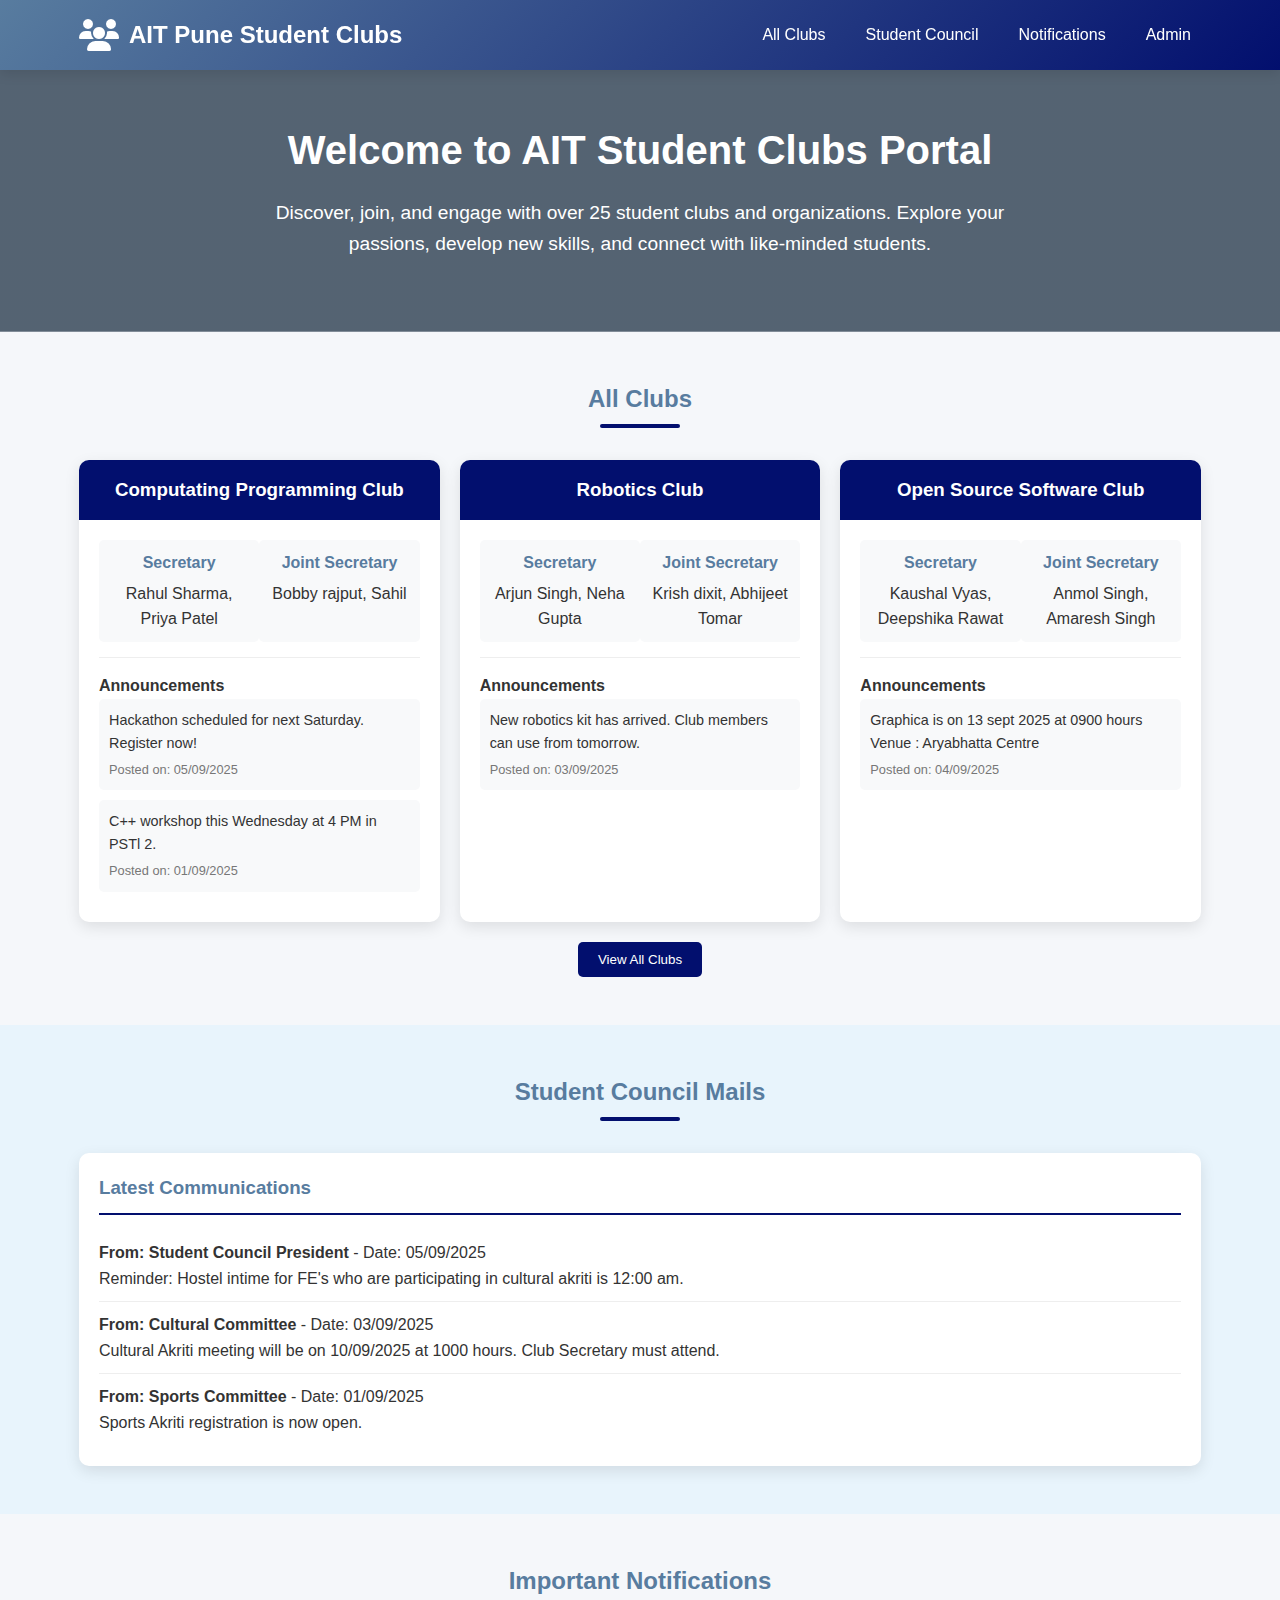
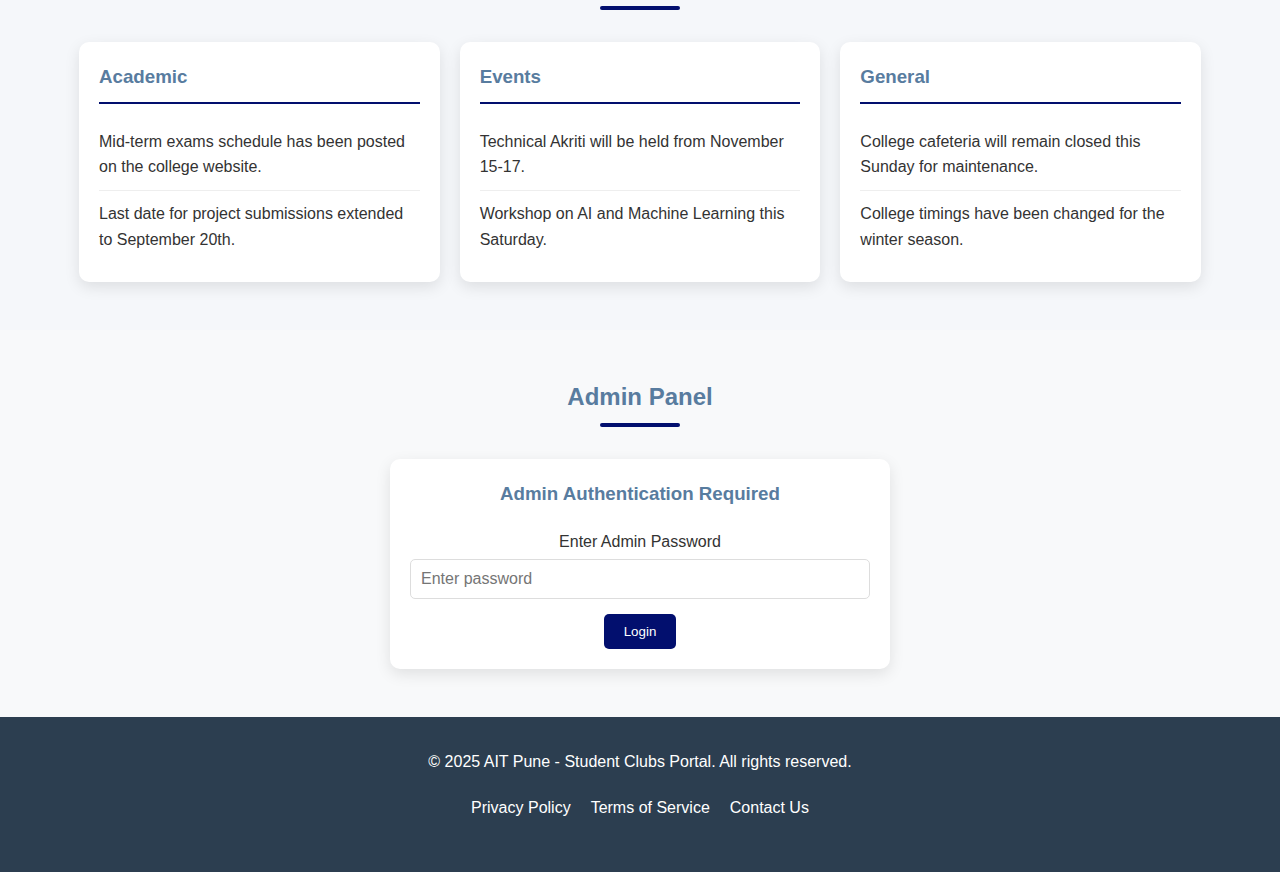
<file: club.html>
<!DOCTYPE html>
<html lang="en">
<head>
    <meta charset="UTF-8">
    <meta name="viewport" content="width=device-width, initial-scale=1.0">
    <title>AIT Pune - Student Clubs Portal</title>
    <link rel="stylesheet" href="https://cdnjs.cloudflare.com/ajax/libs/font-awesome/6.4.0/css/all.min.css">
    <style>
        /* Global Styles */
        * {
            margin: 0;
            padding: 0;
            box-sizing: border-box;
            font-family: 'Segoe UI', Tahoma, Geneva, Verdana, sans-serif;
        }

        :root {
            --primary: #587c9f;
            --secondary: #020f6e;
            --accent: #df2510;
            --light: #d1dcde;
            --dark: #2c3e50;
            --success: #2ecc71;
            --warning: #dd8d0c;
            --danger: #e74c3c;
        }

        body {
            background-color: #f5f7fa;
            color: #333;
            line-height: 1.6;
        }

        .container {
            width: 90%;
            max-width: 1200px;
            margin: 0 auto;
            padding: 0 15px;
        }

        /* Header Styles */
        header {
            background: linear-gradient(135deg, var(--primary) 0%, var(--secondary) 100%);
            color: white;
            padding: 1rem 0;
            box-shadow: 0 4px 12px rgba(0, 0, 0, 0.1);
            position: sticky;
            top: 0;
            z-index: 100;
        }

        .header-content {
            display: flex;
            justify-content: space-between;
            align-items: center;
        }

        .logo {
            display: flex;
            align-items: center;
            gap: 10px;
        }

        .logo img {
            height: 50px;
            width: auto;
        }

        .logo h1 {
            font-size: 1.5rem;
            font-weight: 700;
        }

        nav ul {
            display: flex;
            list-style: none;
            gap: 20px;
        }

        nav a {
            color: white;
            text-decoration: none;
            font-weight: 500;
            padding: 5px 10px;
            border-radius: 4px;
            transition: background 0.3s;
        }

        nav a:hover {
            background: rgba(255, 255, 255, 0.1);
        }

        /* Hero Section */
        .hero {
            background: linear-gradient(rgba(44, 62, 80, 0.8), rgba(44, 62, 80, 0.8)), url('https://images.unsplash.com/photo-1523050854058-8df90110c9f1?ixlib=rb-4.0.3&auto=format&fit=crop&w=1200&q=80');
            background-size: cover;
            background-position: center;
            color: white;
            padding: 3rem 0;
            text-align: center;
        }

        .hero h2 {
            font-size: 2.5rem;
            margin-bottom: 1rem;
        }

        .hero p {
            font-size: 1.2rem;
            max-width: 800px;
            margin: 0 auto 1.5rem;
        }

        /* Section Styles */
        section {
            padding: 3rem 0;
        }

        .section-title {
            text-align: center;
            margin-bottom: 2rem;
            color: var(--primary);
            position: relative;
            padding-bottom: 10px;
        }

        .section-title:after {
            content: '';
            position: absolute;
            bottom: 0;
            left: 50%;
            transform: translateX(-50%);
            width: 80px;
            height: 4px;
            background: var(--secondary);
            border-radius: 2px;
        }

        /* Club Cards */
        .clubs-container {
            display: grid;
            grid-template-columns: repeat(auto-fill, minmax(300px, 1fr));
            gap: 20px;
        }

        .club-card {
            background: white;
            border-radius: 10px;
            overflow: hidden;
            box-shadow: 0 5px 15px rgba(0, 0, 0, 0.1);
            transition: transform 0.3s, box-shadow 0.3s;
        }

        .club-card:hover {
            transform: translateY(-5px);
            box-shadow: 0 10px 20px rgba(0, 0, 0, 0.15);
        }

        .club-header {
            background: var(--secondary);
            color: white;
            padding: 15px;
            text-align: center;
        }

        .club-body {
            padding: 20px;
        }

        .club-officials {
            display: flex;
            justify-content: space-between;
            margin-bottom: 15px;
        }

        .official {
            flex: 1;
            text-align: center;
            padding: 10px;
            background: #f8f9fa;
            border-radius: 5px;
        }

        .official h4 {
            color: var(--primary);
            margin-bottom: 5px;
        }

        .announcements {
            border-top: 1px solid #eee;
            padding-top: 15px;
        }

        .announcement {
            background: #f8f9fa;
            padding: 10px;
            border-radius: 5px;
            margin-bottom: 10px;
            font-size: 0.9rem;
        }

        .announcement-date {
            font-size: 0.8rem;
            color: #777;
            margin-top: 5px;
        }

        /* Notifications Section */
        .notifications {
            display: grid;
            grid-template-columns: repeat(auto-fit, minmax(300px, 1fr));
            gap: 20px;
        }

        .notification-card {
            background: white;
            border-radius: 10px;
            padding: 20px;
            box-shadow: 0 5px 15px rgba(0, 0, 0, 0.1);
        }

        .notification-card h3 {
            color: var(--primary);
            margin-bottom: 15px;
            padding-bottom: 10px;
            border-bottom: 2px solid var(--secondary);
        }

        .notification-item {
            padding: 10px 0;
            border-bottom: 1px solid #eee;
        }

        .notification-item:last-child {
            border-bottom: none;
        }

        /* Admin Panel */
        .admin-panel {
            background: white;
            border-radius: 10px;
            padding: 20px;
            box-shadow: 0 5px 15px rgba(0, 0, 0, 0.1);
            margin-top: 20px;
        }

        .admin-form {
            display: grid;
            grid-template-columns: 1fr 1fr;
            gap: 20px;
        }

        .form-group {
            margin-bottom: 15px;
        }

        .form-group label {
            display: block;
            margin-bottom: 5px;
            font-weight: 500;
        }

        .form-group input,
        .form-group select,
        .form-group textarea {
            width: 100%;
            padding: 10px;
            border: 1px solid #ddd;
            border-radius: 5px;
            font-size: 1rem;
        }

        .form-group textarea {
            min-height: 100px;
            resize: vertical;
        }

        .btn {
            padding: 10px 20px;
            border: none;
            border-radius: 5px;
            cursor: pointer;
            font-weight: 500;
            transition: background 0.3s;
        }

        .btn-primary {
            background: var(--secondary);
            color: white;
        }

        .btn-primary:hover {
            background: #2980b9;
        }

        .btn-danger {
            background: var(--danger);
            color: white;
        }

        .btn-danger:hover {
            background: #c0392b;
        }

        /* Admin Login */
        .admin-login {
            background: white;
            border-radius: 10px;
            padding: 20px;
            box-shadow: 0 5px 15px rgba(0, 0, 0, 0.1);
            max-width: 500px;
            margin: 0 auto;
            text-align: center;
        }

        .admin-login h3 {
            color: var(--primary);
            margin-bottom: 20px;
        }

        .login-error {
            color: var(--danger);
            margin-top: 10px;
            display: none;
        }

        /* Admin Controls */
        .admin-controls {
            display: none;
            margin-top: 20px;
        }

        .tab-container {
            margin-top: 20px;
        }

        .tabs {
            display: flex;
            margin-bottom: 20px;
            border-bottom: 1px solid #ddd;
        }

        .tab {
            padding: 10px 20px;
            cursor: pointer;
            background: #f8f9fa;
            border: 1px solid #ddd;
            border-bottom: none;
            border-radius: 5px 5px 0 0;
            margin-right: 5px;
        }

        .tab.active {
            background: white;
            border-bottom: 1px solid white;
            margin-bottom: -1px;
        }

        .tab-content {
            display: none;
        }

        .tab-content.active {
            display: block;
        }

        /* Footer */
        footer {
            background: var(--dark);
            color: white;
            padding: 2rem 0;
            text-align: center;
        }

        .footer-content {
            display: flex;
            flex-direction: column;
            align-items: center;
        }

        .footer-links {
            display: flex;
            gap: 20px;
            margin: 20px 0;
        }

        .footer-links a {
            color: white;
            text-decoration: none;
        }

        .footer-links a:hover {
            text-decoration: underline;
        }

        /* Responsive Design */
        @media (max-width: 768px) {
            .header-content {
                flex-direction: column;
                text-align: center;
            }
            
            nav ul {
                margin-top: 15px;
                flex-wrap: wrap;
                justify-content: center;
            }
            
            .admin-form {
                grid-template-columns: 1fr;
            }
            
            .hero h2 {
                font-size: 2rem;
            }
            
            .hero p {
                font-size: 1rem;
            }
            
            .tabs {
                flex-wrap: wrap;
            }
            
            .tab {
                margin-bottom: 5px;
            }
        }
    </style>
</head>
<body>
    <!-- Header -->
    <header>
        <div class="container header-content">
            <div class="logo">
                <i class="fas fa-users fa-2x"></i>
                <h1>AIT Pune Student Clubs</h1>
            </div>
            <nav>
                <ul>
                    <li><a href="#clubs">All Clubs</a></li>
                    <li><a href="#council">Student Council</a></li>
                    <li><a href="#notifications">Notifications</a></li>
                    <li><a href="#admin">Admin</a></li>
                </ul>
            </nav>
        </div>
    </header>

    <!-- Hero Section -->
    <section class="hero">
        <div class="container">
            <h2>Welcome to AIT Student Clubs Portal</h2>
            <p>Discover, join, and engage with over 25 student clubs and organizations. Explore your passions, develop new skills, and connect with like-minded students.</p>
        </div>
    </section>

    <!-- All Clubs Section -->
    <section id="clubs">
        <div class="container">
            <h2 class="section-title">All Clubs</h2>
            <div class="clubs-container">
                <!-- Club 1 -->
                <div class="club-card" id="club-coding">
                    <div class="club-header">
                        <h3>Computating Programming Club</h3>
                    </div>
                    <div class="club-body">
                        <div class="club-officials">
                            <div class="official">
                                <h4>Secretary</h4>
                                <p class="secretary-names">Rahul Sharma, Priya Patel</p>
                            </div>
                            <div class="official">
                                <h4>Joint Secretary</h4>
                                <p class="joint-secretary-names">Bobby rajput, Sahil</p>
                            </div>
                        </div>
                        <div class="announcements">
                            <h4>Announcements</h4>
                            <div class="announcement-list">
                                <div class="announcement">
                                    <p>Hackathon scheduled for next Saturday. Register now!</p>
                                    <div class="announcement-date">Posted on: 05/09/2025</div>
                                </div>
                                <div class="announcement">
                                    <p>C++ workshop this Wednesday at 4 PM in PSTl 2.</p>
                                    <div class="announcement-date">Posted on: 01/09/2025</div>
                                </div>
                            </div>
                        </div>
                    </div>
                </div>

                <!-- Club 2 -->
                <div class="club-card" id="club-robotics">
                    <div class="club-header">
                        <h3>Robotics Club</h3>
                    </div>
                    <div class="club-body">
                        <div class="club-officials">
                            <div class="official">
                                <h4>Secretary</h4>
                                <p class="secretary-names">Arjun Singh, Neha Gupta</p>
                            </div>
                            <div class="official">
                                <h4>Joint Secretary</h4>
                                <p class="joint-secretary-names">Krish dixit, Abhijeet Tomar</p>
                            </div>
                        </div>
                        <div class="announcements">
                            <h4>Announcements</h4>
                            <div class="announcement-list">
                                <div class="announcement">
                                    <p>New robotics kit has arrived. Club members can use from tomorrow.</p>
                                    <div class="announcement-date">Posted on: 03/09/2025</div>
                                </div>
                            </div>
                        </div>
                    </div>
                </div>

                <!-- Club 3 -->
                <div class="club-card" id="club-oss">
                    <div class="club-header">
                        <h3>Open Source Software Club</h3>
                    </div>
                    <div class="club-body">
                        <div class="club-officials">
                            <div class="official">
                                <h4>Secretary</h4>
                                <p class="secretary-names">Kaushal Vyas, Deepshika Rawat</p>
                            </div>
                            <div class="official">
                                <h4>Joint Secretary</h4>
                                <p class="joint-secretary-names">Anmol Singh, Amaresh Singh</p>
                            </div>
                        </div>
                        <div class="announcements">
                            <h4>Announcements</h4>
                            <div class="announcement-list">
                                <div class="announcement">
                                    <p>Graphica is on 13 sept 2025 at 0900 hours</p>
                                    <p>Venue : Aryabhatta Centre</p>
                                    <div class="announcement-date">Posted on: 04/09/2025</div>
                                </div>
                            </div>
                        </div>
                    </div>
                </div>
            </div>
            <div style="text-align: center; margin-top: 20px;">
                <button class="btn btn-primary">View All Clubs</button>
            </div>
        </div>
    </section>

    <!-- Student Council Section -->
    <section id="council" style="background-color: #e8f4fc;">
        <div class="container">
            <h2 class="section-title">Student Council Mails</h2>
            <div class="notification-card" id="council-notifications">
                <h3>Latest Communications</h3>
                <div class="council-list">
                    <div class="notification-item">
                        <p><strong>From: Student Council President</strong> - Date: 05/09/2025</p>
                        <p>Reminder: Hostel intime for FE's who are participating in cultural akriti is 12:00 am.</p>
                    </div>
                    <div class="notification-item">
                        <p><strong>From: Cultural Committee</strong> - Date: 03/09/2025</p>
                        <p>Cultural Akriti meeting will be on 10/09/2025 at 1000 hours. Club Secretary must attend.</p>
                    </div>
                    <div class="notification-item">
                        <p><strong>From: Sports Committee</strong> - Date: 01/09/2025</p>
                        <p>Sports Akriti registration is now open.</p>
                    </div>
                </div>
            </div>
        </div>
    </section>

    <!-- Notifications Section -->
    <section id="notifications">
        <div class="container">
            <h2 class="section-title">Important Notifications</h2>
            <div class="notifications">
                <div class="notification-card" id="academic-notifications">
                    <h3>Academic</h3>
                    <div class="notification-list">
                        <div class="notification-item">
                            <p>Mid-term exams schedule has been posted on the college website.</p>
                        </div>
                        <div class="notification-item">
                            <p>Last date for project submissions extended to September 20th.</p>
                        </div>
                    </div>
                </div>
                <div class="notification-card" id="events-notifications">
                    <h3>Events</h3>
                    <div class="notification-list">
                        <div class="notification-item">
                            <p>Technical Akriti will be held from November 15-17.</p>
                        </div>
                        <div class="notification-item">
                            <p>Workshop on AI and Machine Learning this Saturday.</p>
                        </div>
                    </div>
                </div>
                <div class="notification-card" id="general-notifications">
                    <h3>General</h3>
                    <div class="notification-list">
                        <div class="notification-item">
                            <p>College cafeteria will remain closed this Sunday for maintenance.</p>
                        </div>
                        <div class="notification-item">
                            <p>College timings have been changed for the winter season.</p>
                        </div>
                    </div>
                </div>
            </div>
        </div>
    </section>

    <!-- Admin Panel Section -->
    <section id="admin" style="background-color: #f8f9fa;">
        <div class="container">
            <h2 class="section-title">Admin Panel</h2>
            
            <!-- Admin Login Form -->
            <div class="admin-login" id="admin-login">
                <h3>Admin Authentication Required</h3>
                <div class="form-group">
                    <label for="admin-password">Enter Admin Password</label>
                    <input type="password" id="admin-password" placeholder="Enter password">
                </div>
                <button class="btn btn-primary" id="login-btn">Login</button>
                <div class="login-error" id="login-error">Incorrect password. Please try again.</div>
            </div>
            
            <!-- Admin Controls (Initially Hidden) -->
            <div class="admin-controls" id="admin-controls">
                <div class="tabs">
                    <div class="tab active" data-tab="clubs">Update Clubs</div>
                    <div class="tab" data-tab="council">Update Council</div>
                    <div class="tab" data-tab="notifications">Update Notifications</div>
                </div>
                
                <!-- Clubs Tab -->
                <div class="tab-content active" id="clubs-tab">
                    <div class="admin-panel">
                        <form class="admin-form" id="club-update-form">
                            <div class="form-group">
                                <label for="club-select">Select Club</label>
                                <select id="club-select">
                                    <option value="">-- Select a Club --</option>
                                    <option value="coding">Computating Programming Club</option>
                                    <option value="robotics">Robotics Club</option>
                                    <option value="oss">Open Source Software Club</option>
                                </select>
                            </div>
                            <div class="form-group">
                                <label for="secretary">Secretary Name(s)</label>
                                <input type="text" id="secretary" placeholder="Enter secretary names (comma separated)">
                            </div>
                            <div class="form-group">
                                <label for="joint-secretary">Joint Secretary Name(s)</label>
                                <input type="text" id="joint-secretary" placeholder="Enter joint secretary names (comma separated)">
                            </div>
                            <div class="form-group" style="grid-column: span 2;">
                                <label for="announcement">New Announcement</label>
                                <textarea id="announcement" placeholder="Enter new announcement"></textarea>
                            </div>
                            <div class="form-group">
                                <label for="announcement-date">Announcement Date</label>
                                <input type="date" id="announcement-date">
                            </div>
                            <div class="form-group">
                                <button type="button" class="btn btn-primary" id="update-club-btn">Update Club Info</button>
                            </div>
                            <div class="form-group">
                                <button type="button" class="btn btn-danger" id="clear-club-form">Clear Form</button>
                            </div>
                        </form>
                    </div>
                </div>
                
                <!-- Council Tab -->
                <div class="tab-content" id="council-tab">
                    <div class="admin-panel">
                        <form class="admin-form" id="council-update-form">
                            <div class="form-group">
                                <label for="council-sender">Sender</label>
                                <input type="text" id="council-sender" placeholder="e.g., Student Council President">
                            </div>
                            <div class="form-group">
                                <label for="council-date">Date</label>
                                <input type="date" id="council-date">
                            </div>
                            <div class="form-group" style="grid-column: span 2;">
                                <label for="council-message">Message</label>
                                <textarea id="council-message" placeholder="Enter council message"></textarea>
                            </div>
                            <div class="form-group">
                                <button type="button" class="btn btn-primary" id="add-council-btn">Add Council Message</button>
                            </div>
                            <div class="form-group">
                                <button type="button" class="btn btn-danger" id="clear-council-form">Clear Form</button>
                            </div>
                        </form>
                    </div>
                </div>
                
                <!-- Notifications Tab -->
                <div class="tab-content" id="notifications-tab">
                    <div class="admin-panel">
                        <form class="admin-form" id="notification-update-form">
                            <div class="form-group">
                                <label for="notification-type">Notification Type</label>
                                <select id="notification-type">
                                    <option value="academic">Academic</option>
                                    <option value="events">Events</option>
                                    <option value="general">General</option>
                                </select>
                            </div>
                            <div class="form-group" style="grid-column: span 2;">
                                <label for="notification-message">Notification Message</label>
                                <textarea id="notification-message" placeholder="Enter notification message"></textarea>
                            </div>
                            <div class="form-group">
                                <button type="button" class="btn btn-primary" id="add-notification-btn">Add Notification</button>
                            </div>
                            <div class="form-group">
                                <button type="button" class="btn btn-danger" id="clear-notification-form">Clear Form</button>
                            </div>
                        </form>
                    </div>
                </div>
            </div>
        </div>
    </section>

    <!-- Footer -->
    <footer>
        <div class="container footer-content">
            <p>&copy; 2025 AIT Pune - Student Clubs Portal. All rights reserved.</p>
            <div class="footer-links">
                <a href="#">Privacy Policy</a>
                <a href="#">Terms of Service</a>
                <a href="#">Contact Us</a>
            </div>
        </div>
    </footer>

    <script>
        // Admin Password
        const ADMIN_PASSWORD = "admin1123";
        let isAdminLoggedIn = false;
        
        // DOM Elements
        const adminLoginSection = document.getElementById('admin-login');
        const adminControlsSection = document.getElementById('admin-controls');
        const loginBtn = document.getElementById('login-btn');
        const passwordInput = document.getElementById('admin-password');
        const loginError = document.getElementById('login-error');
        
        // Tab Elements
        const tabs = document.querySelectorAll('.tab');
        const tabContents = document.querySelectorAll('.tab-content');
        
        // Login Functionality
        loginBtn.addEventListener('click', function() {
            if (passwordInput.value === ADMIN_PASSWORD) {
                isAdminLoggedIn = true;
                adminLoginSection.style.display = 'none';
                adminControlsSection.style.display = 'block';
            } else {
                loginError.style.display = 'block';
            }
        });
        
        // Tab Switching
        tabs.forEach(tab => {
            tab.addEventListener('click', function() {
                const tabId = this.getAttribute('data-tab');
                
                // Update active tab
                tabs.forEach(t => t.classList.remove('active'));
                this.classList.add('active');
                
                // Show corresponding content
                tabContents.forEach(content => {
                    content.classList.remove('active');
                    if (content.id === `${tabId}-tab`) {
                        content.classList.add('active');
                    }
                });
            });
        });
        
        // Club Update Functionality
        const clubSelect = document.getElementById('club-select');
        const secretaryInput = document.getElementById('secretary');
        const jointSecretaryInput = document.getElementById('joint-secretary');
        const announcementInput = document.getElementById('announcement');
        const announcementDateInput = document.getElementById('announcement-date');
        const updateClubBtn = document.getElementById('update-club-btn');
        const clearClubFormBtn = document.getElementById('clear-club-form');
        
        // Set today's date as default for announcement date
        const today = new Date();
        const yyyy = today.getFullYear();
        const mm = String(today.getMonth() + 1).padStart(2, '0');
        const dd = String(today.getDate()).padStart(2, '0');
        announcementDateInput.value = `${yyyy}-${mm}-${dd}`;
        
        // Update club info
        updateClubBtn.addEventListener('click', function() {
            if (!isAdminLoggedIn) {
                alert('Please login as admin first.');
                return;
            }
            
            const clubId = clubSelect.value;
            if (!clubId) {
                alert('Please select a club first.');
                return;
            }
            
            const clubElement = document.getElementById(`club-${clubId}`);
            
            // Update officials if provided
            if (secretaryInput.value) {
                const secretaryNames = clubElement.querySelector('.secretary-names');
                secretaryNames.textContent = secretaryInput.value;
            }
            
            if (jointSecretaryInput.value) {
                const jointSecretaryNames = clubElement.querySelector('.joint-secretary-names');
                jointSecretaryNames.textContent = jointSecretaryInput.value;
            }
            
            // Add announcement if provided
            if (announcementInput.value) {
                const announcementList = clubElement.querySelector('.announcement-list');
                const announcementDate = announcementDateInput.value;
                const formattedDate = `${announcementDate.split('-')[2]}/${announcementDate.split('-')[1]}/${announcementDate.split('-')[0]}`;
                
                const newAnnouncement = document.createElement('div');
                newAnnouncement.className = 'announcement';
                newAnnouncement.innerHTML = `
                    <p>${announcementInput.value}</p>
                    <div class="announcement-date">Posted on: ${formattedDate}</div>
                `;
                
                announcementList.prepend(newAnnouncement);
            }
            
            alert('Club information updated successfully!');
            clearClubForm();
        });
        
        // Clear club form
        clearClubFormBtn.addEventListener('click', clearClubForm);
        
        function clearClubForm() {
            secretaryInput.value = '';
            jointSecretaryInput.value = '';
            announcementInput.value = '';
            announcementDateInput.value = `${yyyy}-${mm}-${dd}`;
        }
        
        // Council Update Functionality
        const councilSenderInput = document.getElementById('council-sender');
        const councilDateInput = document.getElementById('council-date');
        const councilMessageInput = document.getElementById('council-message');
        const addCouncilBtn = document.getElementById('add-council-btn');
        const clearCouncilFormBtn = document.getElementById('clear-council-form');
        
        // Set today's date as default for council date
        councilDateInput.value = `${yyyy}-${mm}-${dd}`;
        
        // Add council message
        addCouncilBtn.addEventListener('click', function() {
            if (!isAdminLoggedIn) {
                alert('Please login as admin first.');
                return;
            }
            
            if (!councilSenderInput.value || !councilMessageInput.value) {
                alert('Please fill in all fields.');
                return;
            }
            
            const councilList = document.querySelector('.council-list');
            const councilDate = councilDateInput.value;
            const formattedDate = `${councilDate.split('-')[2]}/${councilDate.split('-')[1]}/${councilDate.split('-')[0]}`;
            
            const newCouncilItem = document.createElement('div');
            newCouncilItem.className = 'notification-item';
            newCouncilItem.innerHTML = `
                <p><strong>From: ${councilSenderInput.value}</strong> - Date: ${formattedDate}</p>
                <p>${councilMessageInput.value}</p>
            `;
            
            councilList.prepend(newCouncilItem);
            alert('Council message added successfully!');
            clearCouncilForm();
        });
        
        // Clear council form
        clearCouncilFormBtn.addEventListener('click', clearCouncilForm);
        
        function clearCouncilForm() {
            councilSenderInput.value = '';
            councilDateInput.value = `${yyyy}-${mm}-${dd}`;
            councilMessageInput.value = '';
        }
        
        // Notification Update Functionality
        const notificationTypeSelect = document.getElementById('notification-type');
        const notificationMessageInput = document.getElementById('notification-message');
        const addNotificationBtn = document.getElementById('add-notification-btn');
        const clearNotificationFormBtn = document.getElementById('clear-notification-form');
        
        // Add notification
        addNotificationBtn.addEventListener('click', function() {
            if (!isAdminLoggedIn) {
                alert('Please login as admin first.');
                return;
            }
            
            if (!notificationMessageInput.value) {
                alert('Please enter a notification message.');
                return;
            }
            
            const notificationType = notificationTypeSelect.value;
            const notificationList = document.querySelector(`#${notificationType}-notifications .notification-list`);
            
            const newNotificationItem = document.createElement('div');
            newNotificationItem.className = 'notification-item';
            newNotificationItem.innerHTML = `<p>${notificationMessageInput.value}</p>`;
            
            notificationList.prepend(newNotificationItem);
            alert('Notification added successfully!');
            clearNotificationForm();
        });
        
        // Clear notification form
        clearNotificationFormBtn.addEventListener('click', clearNotificationForm);
        
        function clearNotificationForm() {
            notificationMessageInput.value = '';
        }
    </script>
</body>
</html>
</file>
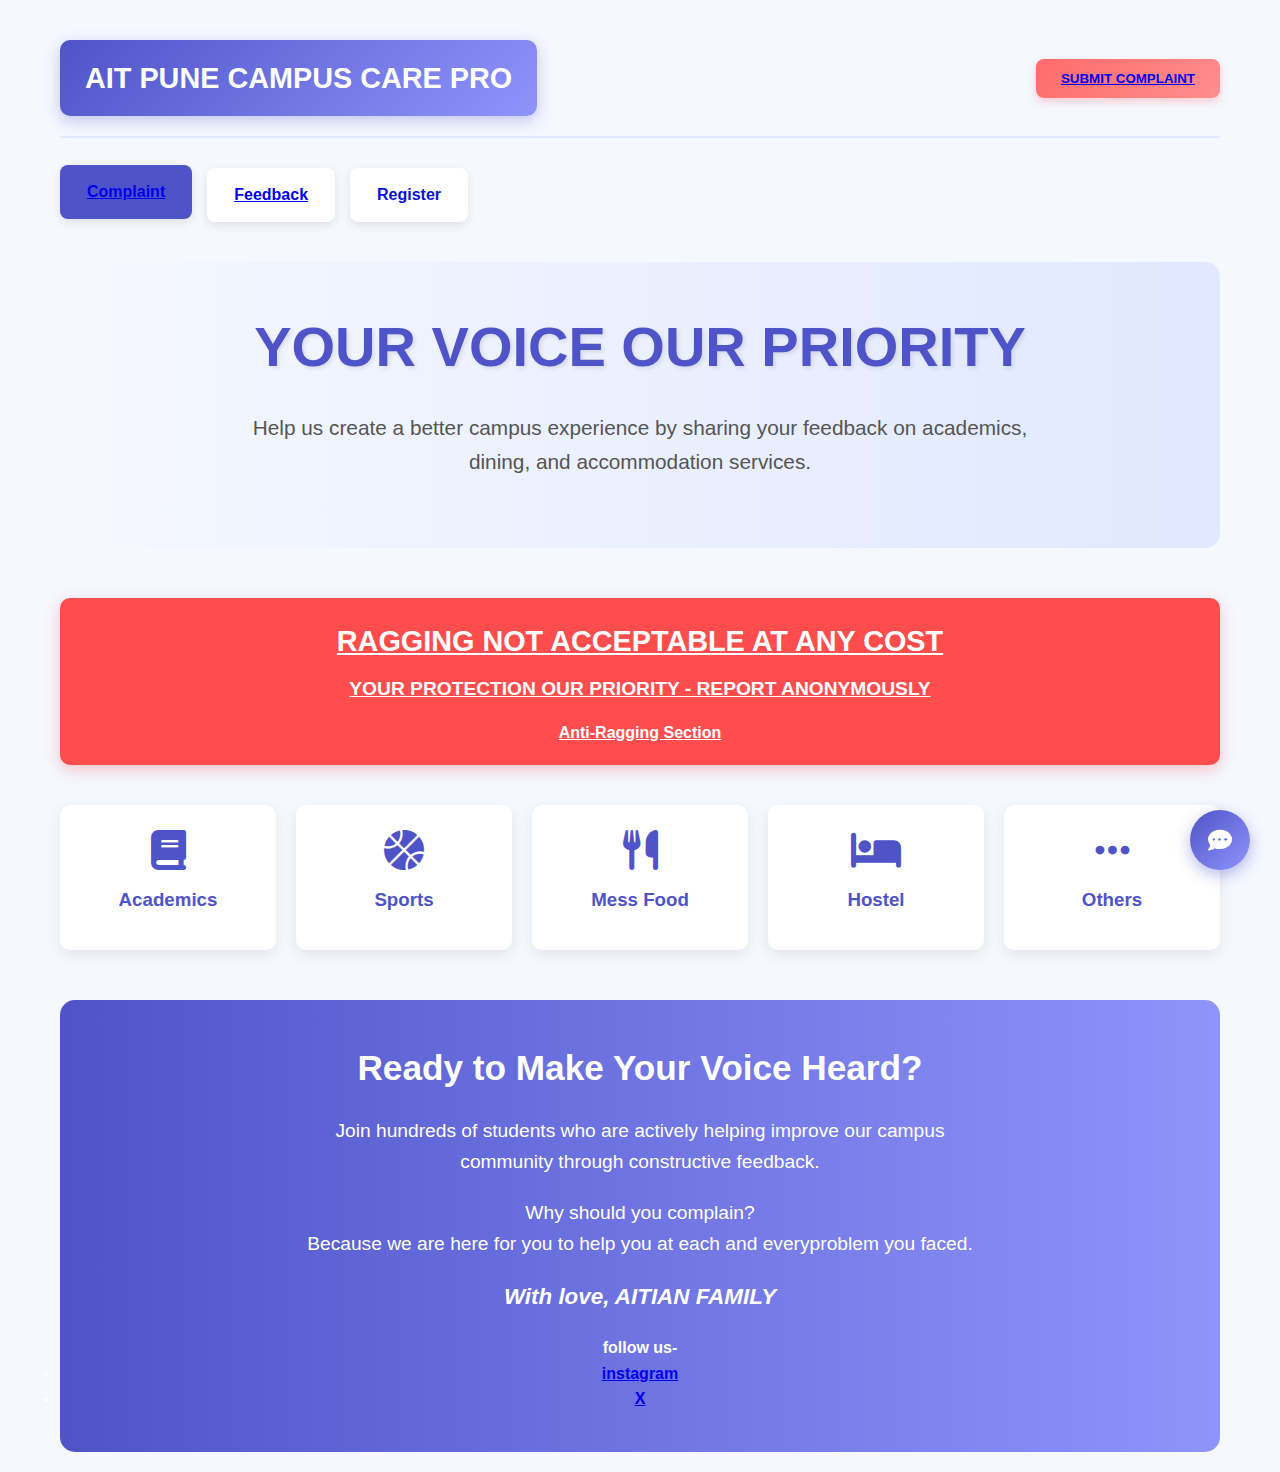
<file: complain.html>
<!DOCTYPE html>
<html lang="en">

<head>
    <meta charset="UTF-8">
    <meta name="viewport" content="width=device-width, initial-scale=1.0">
    <title>AIT PUNE CAMPUS CARE PRO </title>
    <link rel="stylesheet" href="https://cdnjs.cloudflare.com/ajax/libs/font-awesome/6.4.0/css/all.min.css">
    <style>
        * {
            margin: 0;
            padding: 0;
            box-sizing: border-box;
            font-family: 'Segoe UI', Tahoma, Geneva, Verdana, sans-serif;
        }
        
        body {
            background-color: #f5f8ff;
            color: #333;
            line-height: 1.6;
        }
        
        .container {
            max-width: 1200px;
            margin: 0 auto;
            padding: 20px;
        }
        /* Header Styles */
        
        header {
            display: flex;
            justify-content: space-between;
            align-items: center;
            padding: 20px 0;
            border-bottom: 2px solid #e1e8ff;
            margin-bottom: 30px;
        }
        
        .logo-box {
            background: linear-gradient(135deg, #4e54c8, #8f94fb);
            color: white;
            padding: 15px 25px;
            border-radius: 10px;
            box-shadow: 0 5px 15px rgba(78, 84, 200, 0.3);
            text-align: center;
        }
        
        .logo-box h1 {
            font-size: 1.8rem;
            font-weight: 700;
        }
        
        .submit-btn {
            background: linear-gradient(135deg, #ff6b6b, #ff8e8e);
            color: white;
            border: none;
            padding: 12px 25px;
            border-radius: 8px;
            font-weight: 600;
            cursor: pointer;
            transition: all 0.3s ease;
            box-shadow: 0 4px 8px rgba(255, 107, 107, 0.3);
        }
        
        .submit-btn:hover {
            transform: translateY(-3px);
            box-shadow: 0 6px 12px rgba(255, 107, 107, 0.4);
        }
        /* Navigation */
        
        nav {
            display: flex;
            gap: 15px;
            margin-bottom: 40px;
            flex-wrap: wrap;
        }
        
        .nav-tab {
            padding: 12px 25px;
            background-color: #fff;
            border-radius: 8px;
            box-shadow: 0 3px 10px rgba(0, 0, 0, 0.1);
            cursor: pointer;
            transition: all 0.3s ease;
            font-weight: 600;
            color: #0611da;
            border: 2px solid transparent;
        }
        
        .nav-tab:hover,
        .nav-tab.active {
            background-color: #4e54c8;
            color: white;
            transform: translateY(-3px);
        }
        /* Hero Section */
        
        .hero {
            text-align: center;
            margin-bottom: 50px;
            padding: 40px 0;
            background: linear-gradient(to right, #f5f8ff, #e1e8ff);
            border-radius: 15px;
        }
        
        .hero h2 {
            font-size: 3.5rem;
            color: #4e54c8;
            margin-bottom: 20px;
            font-weight: 800;
            text-shadow: 2px 2px 4px rgba(0, 0, 0, 0.1);
        }
        
        .hero p {
            font-size: 1.3rem;
            max-width: 800px;
            margin: 0 auto 30px;
            color: #555;
        }
        /* Anti-ragging Section */
        
        .anti-ragging {
            background-color: #ff4d4d;
            color: white;
            padding: 20px;
            border-radius: 10px;
            text-align: center;
            margin-bottom: 40px;
            box-shadow: 0 5px 15px rgba(255, 77, 77, 0.3);
        }
        
        .anti-ragging h3 {
            font-size: 1.8rem;
            margin-bottom: 10px;
        }
        
        .anti-ragging p {
            margin-bottom: 15px;
            font-size: 1.2rem;
        }
        
        .anti-ragging a {
            color: #fff;
            text-decoration: underline;
            font-weight: 600;
        }
        /* Complaint Categories */
        
        .categories {
            display: grid;
            grid-template-columns: repeat(auto-fit, minmax(200px, 1fr));
            gap: 20px;
            margin-bottom: 50px;
        }
        
        .category {
            background: white;
            padding: 25px 20px;
            border-radius: 10px;
            text-align: center;
            box-shadow: 0 5px 15px rgba(0, 0, 0, 0.08);
            transition: transform 0.3s ease;
            cursor: pointer;
        }
        
        .category:hover {
            transform: translateY(-5px);
        }
        
        .category i {
            font-size: 2.5rem;
            color: #4e54c8;
            margin-bottom: 15px;
        }
        
        .category h3 {
            color: #4e54c8;
            margin-bottom: 10px;
        }
        /* Footer Section */
        
        footer {
            text-align: center;
            padding: 40px 0;
            background: linear-gradient(to right, #4e54c8, #8f94fb);
            color: white;
            border-radius: 15px;
            margin-top: 30px;
        }
        
        footer h2 {
            font-size: 2.2rem;
            margin-bottom: 20px;
        }
        
        footer p {
            max-width: 700px;
            margin: 0 auto 20px;
            font-size: 1.2rem;
        }
        
        .signature {
            font-style: italic;
            font-weight: 600;
            font-size: 1.4rem;
            margin-top: 20px;
        }
        /* Chatbot Styles */
        
        .chatbot-container {
            position: fixed;
            bottom: 30px;
            right: 30px;
            z-index: 1000;
        }
        
        .chatbot-button {
            width: 60px;
            height: 60px;
            background: linear-gradient(135deg, #4e54c8, #8f94fb);
            border-radius: 50%;
            display: flex;
            justify-content: center;
            align-items: center;
            color: white;
            font-size: 24px;
            cursor: pointer;
            box-shadow: 0 5px 15px rgba(78, 84, 200, 0.4);
            transition: all 0.3s ease;
        }
        
        .chatbot-button:hover {
            transform: scale(1.1);
        }
        
        .chatbot-box {
            position: absolute;
            bottom: 70px;
            right: 0;
            width: 350px;
            background: white;
            border-radius: 15px;
            box-shadow: 0 5px 25px rgba(0, 0, 0, 0.2);
            overflow: hidden;
            display: none;
        }
        
        .chatbot-header {
            background: linear-gradient(135deg, #4e54c8, #8f94fb);
            color: white;
            padding: 15px;
            display: flex;
            justify-content: space-between;
            align-items: center;
        }
        
        .chatbot-messages {
            padding: 15px;
            height: 300px;
            overflow-y: auto;
            background: #f9f9f9;
        }
        
        .message {
            margin-bottom: 15px;
            padding: 10px 15px;
            border-radius: 10px;
            max-width: 80%;
        }
        
        .bot-message {
            background: #e6e9ff;
            color: #4e54c8;
            border-top-left-radius: 0;
        }
        
        .user-message {
            background: #4e54c8;
            color: white;
            margin-left: auto;
            border-top-right-radius: 0;
        }
        
        .chatbot-input {
            display: flex;
            padding: 10px;
            border-top: 1px solid #eee;
        }
        
        .chatbot-input input {
            flex: 1;
            padding: 10px;
            border: 1px solid #ddd;
            border-radius: 20px;
            outline: none;
        }
        
        .chatbot-input button {
            background: #4e54c8;
            color: white;
            border: none;
            padding: 10px 15px;
            border-radius: 20px;
            margin-left: 10px;
            cursor: pointer;
        }
        /* Responsive Design */
        
        @media (max-width: 768px) {
            header {
                flex-direction: column;
                gap: 20px;
            }
            .hero h2 {
                font-size: 2.5rem;
            }
            nav {
                justify-content: center;
            }
            .categories {
                grid-template-columns: repeat(auto-fit, minmax(150px, 1fr));
            }
            .chatbot-box {
                width: 300px;
            }
        }
    </style>
</head>

<body>
    <div class="container">
        <header>
            <div class="logo-box">
                <h1>AIT PUNE CAMPUS CARE PRO </h1>
            </div><button class="submit-btn"><a href="https://docs.google.com/forms/d/e/1FAIpQLSeh8c9v_2NhJUOlhPyJ9ukSJABl-C0UqdtE877Ao7xRRH4Isg/viewform?usp=dialog">SUBMIT COMPLAINT</a></button></header>
        <nav>
            <div class="nav-tab active">
                <a href="https://docs.google.com/forms/d/e/1FAIpQLSeh8c9v_2NhJUOlhPyJ9ukSJABl-C0UqdtE877Ao7xRRH4Isg/viewform?usp=dialog">Complaint</a></div>
            <div class=" nav-tab ">
                <a href="https://docs.google.com/forms/d/e/1FAIpQLSdXCb5EAujcXTnfqLviU4aXkiOD69gzsocEA7xHdMDTwhsY6Q/viewform?usp=dialog " />Feedback
                </a>
            </div>
            <div class=" nav-tab ">Register</div>
        </nav>
        <section class="hero ">
            <h2>YOUR VOICE OUR PRIORITY</h2>
            <p>Help us create a better campus experience by sharing your feedback on academics, dining, and accommodation services.</p>
        </section>
        <section class="anti-ragging ">
            <a href="https://www.antiragging.in " />
            <h3>RAGGING NOT ACCEPTABLE AT ANY COST</h3>
            <p>YOUR PROTECTION OUR PRIORITY - REPORT ANONYMOUSLY</p><a href=" # ">Anti-Ragging Section</a></section>
        <section class="categories ">
            <div class="category "><i class="fas fa-book "></i>
                <h3>Academics</h3>
            </div>
            <div class="category "><i class="fas fa-basketball-ball "></i>
                <h3>Sports</h3>
            </div>
            <div class="category "><i class="fas fa-utensils "></i>
                <h3>Mess Food</h3>
            </div>
            <div class="category "><i class="fas fa-bed "></i>
                <h3>Hostel</h3>
            </div>
            <div class="category "><i class="fas fa-ellipsis-h "></i>
                <h3>Others</h3>
            </div>
        </section>
        <footer>
            <h2>Ready to Make Your Voice Heard?</h2>
            <p>Join hundreds of students who are actively helping improve our campus community through constructive feedback.</p>
            <p>Why should you complain?
                </br>
                Because we are here for you to help you at each and everyproblem you faced.
            </p>
            <p class="signature ">With love, AITIAN FAMILY</p>
            <h4>follow us-
                <ul>
                    <li> <a href="https://www.instagram.com/">instagram</a>
                    </li>
                    <li>
                        <a href="https://x.com/home">
                            X </a></li>
            </h4>
            </ul>
        </footer>
    </div>
    <!-- Chatbot Container -->
    <div class=" chatbot-container ">
        <div class="chatbot-box " id="chatbotBox ">
            <div class="chatbot-header ">
                <h3>Campus Care Assistant</h3><span id="closeChatbot " style="cursor: pointer; ">✕</span></div>
            <div class="chatbot-messages " id="chatMessages ">
                <div class="message bot-message ">Hello! How can I help you with your campus concerns today? </div>
            </div>
            <div class="chatbot-input "><input type="text " id="userInput " placeholder="Type your message... "><button id="sendMessage ">Send</button></div>
        </div>
        <div class="chatbot-button " id="chatbotButton "><i class="fas fa-comment-dots "></i></div>
    </div>
    <script>
        // Chatbot functionality
        document.addEventListener('DOMContentLoaded', function() {
                const chatbotButton = document.getElementById('chatbotButton');
                const closeChatbot = document.getElementById('closeChatbot');
                const chatbotBox = document.getElementById('chatbotBox');
                const userInput = document.getElementById('userInput');
                const sendMessage = document.getElementById('sendMessage');
                const chatMessages = document.getElementById('chatMessages');
                // Toggle chatbot visibility
                chatbotButton.addEventListener('click', function() {
                    chatbotBox.style.display = chatbotBox.style.display === 'block' ? 'none' : 'block';
                });
                closeChatbot.addEventListener('click', function() {
                    chatbotBox.style.display = 'none';
                });
                // Send message function
                function sendUserMessage() {
                    const message = userInput.value.trim();
                    if (message === '') return;
                    // Add user message
                    addMessage(message, 'user');
                    userInput.value = '';
                    // Simulate bot response after a short delay
                    setTimeout(() => {
                        let botResponse = "Thank you for your message. Our team will get back to you soon. ";
                        // Simple response logic based on keywords
                        if (message.toLowerCase().includes('complaint') || message.toLowerCase().includes('issue')) {
                            botResponse = "I understand you have a concern. Please provide more details so we can assist you better. ";
                        } else if (message.toLowerCase().includes('ragging')) {
                            botResponse = "Ragging is strictly prohibited. For immediate assistance, please contact the anti-ragging helpline at 1800-180-5522. ";
                        } else if (message.toLowerCase().includes('hostel') || message.toLowerCase().includes('accommodation')) {
                            botResponse = "For hostel-related issues, you can contact the hostel warden at hostel@aitpune.edu.in or call 020-12345678. ";
                        } else if (message.toLowerCase().includes('food') || message.toLowerCase().includes('mess')) {
                            botResponse = "For food-related complaints, please specify the issue and mess hall. Our catering manager will address it promptly. ";
                        } else if (message.toLowerCase().includes('academic') || message.toLowerCase().includes('course')) {
                            botResponse = "For academic concerns, please contact your department head or email academics@aitpune.edu.in. ";
                        }
                        addMessage(botResponse, 'bot');
                    }, 1000);
                }
                // Add message to chat
                function addMessage(text, sender) {
                    const messageDiv = document.createElement('div');
                    messageDiv.classList.add('message');
                    messageDiv.classList.add(sender + '-message');
                    messageDiv.textContent = text;
                    chatMessages.appendChild(messageDiv);
                    chatMessages.scrollTop = chatMessages.scrollHeight;
                }
                // Event listeners for sending messages
                sendMessage.addEventListener('click', sendUserMessage);
                userInput.addEventListener('keypress', function(e) {
                    if (e.key === 'Enter') {
                        sendUserMessage();
                    }
                });
                // Category click event
                const categories = document.querySelectorAll('.category');
                categories.forEach(category => {
                    category.addEventListener('click', function() {
                        const categoryName = this.querySelector('h3').textContent;
                        chatbotBox.style.display = 'block';
                        // Add a message about the selected category
                        addMessage(`I have a concern regarding $ {
                categoryName
            }
            .`, 'user');
                        // Bot response
                        setTimeout(() => {
                            let response = `Please tell me more about your $ {
                    categoryName
                }
                concern.`;
                            if (categoryName === 'Academics') {
                                response = "For academic issues, please specify whether it 's about courses, faculty, schedules, or other concerns.";
                            } else if (categoryName === 'Sports ') {
                                response = "For sports facilities, please mention the specific equipment, ground, or availability issue you're facing. ";
                            } else if (categoryName === 'Mess Food') {
                                response = "For mess food complaints, please specify the issue (quality, variety, hygiene) and the meal time. ";
                            } else if (categoryName === 'Hostel') {
                                response = "For hostel issues, please specify whether it 's about maintenance, amenities, rules, or other concerns.";
                            }
                            addMessage(response, 'bot ');
                        }, 1000);
                    });
                });
                // Submit complaint button
                document.querySelector('.submit-btn ').addEventListener('click ', function() {
                    chatbotBox.style.display = 'block ';
                    addMessage("I'd like to submit a formal complaint. ", 'user');
                    setTimeout(() => {
                        addMessage("Please provide details of your complaint. Our team will review it and take appropriate action. ", 'bot');
                    }, 1000);
                });
            }

        );
    </script>
</body>

</html>
</file>
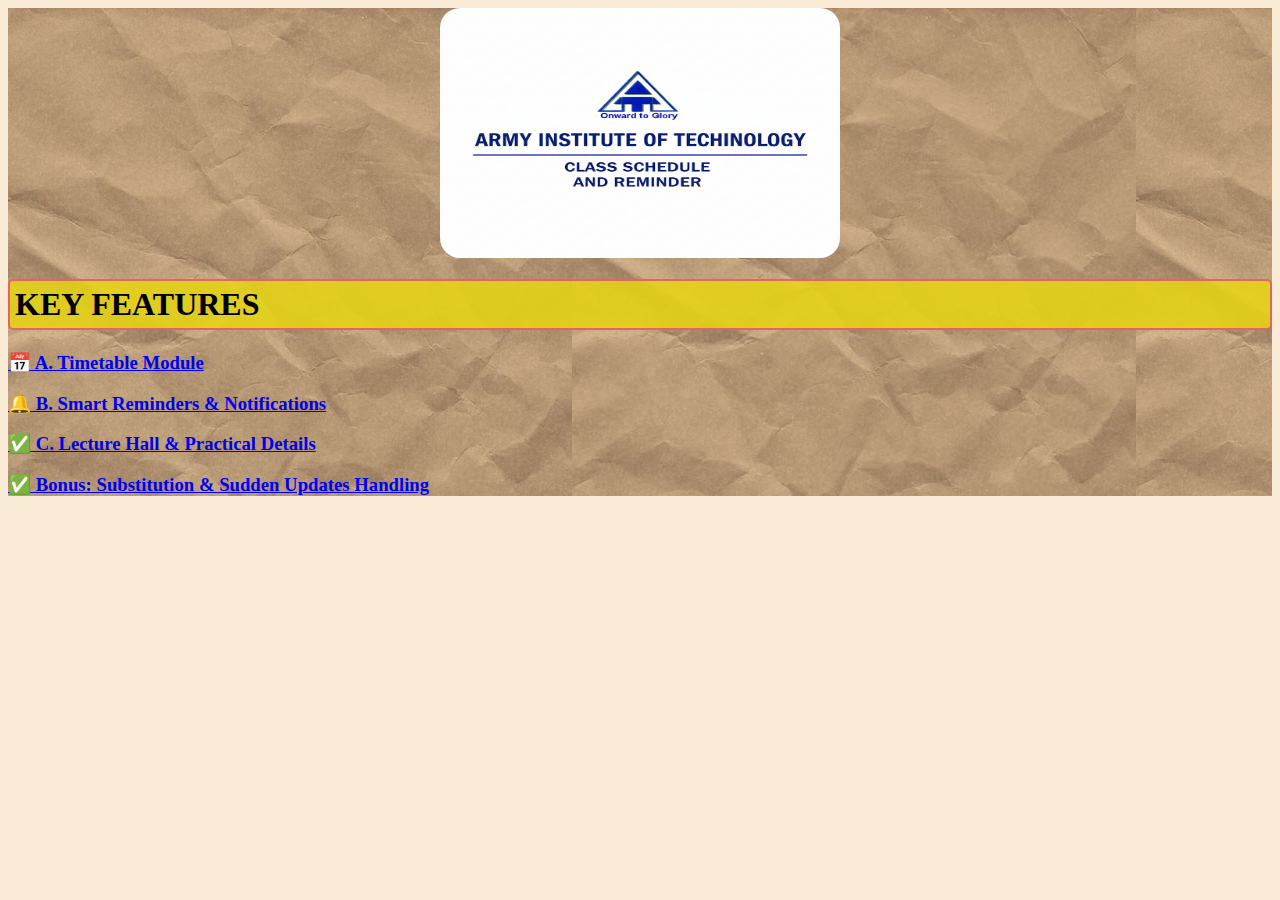
<file: GRAPHICA/abhi.html>
<!DOCTYPE html>
<html lang="en">
<head>
    <meta charset="UTF-8">
    <title>CLASS SCHEDULE AND REMINDER</title>
    <style>
        html{
            background-color: antiquewhite;
        }
        img{
        justify-content:right;
        align-items:center;
        height: 250px;
        width: 400px;
        border-radius: 20px;
        display:block;
        margin:auto;
        }
        h1{
            background-color:rgba(231, 213, 18, 0.854);
            border: 2px solid rgb(229, 99, 99);
            border-radius: 5px;
            padding: 5px;

        }
        
        body{
             background-image: url(./Sfondo\ sabbia\ chiaro.jpeg)
        }

    
    </style>
</head>
<body>
    
         <img src="./unnamed.png"/>
         <p>
        <h1>KEY FEATURES</h1>
         <h3><a href="./timetable module.html" target="_blank">📅 A. Timetable Module</a></h3>
         <h3><a href="./reminder.html" target="_blank">🔔 B. Smart Reminders & Notifications</a></h3>
         <h3><a href="./practical details.html" target="_blank">✅ C. Lecture Hall & Practical Details</a></h3> 
         <h3><a href="./substitution.html" target="_blank">✅ Bonus: Substitution & Sudden Updates Handling</a></h3>
        </p>
         <p>
            

            





    
   
       

    
</body>
</html>
</file>
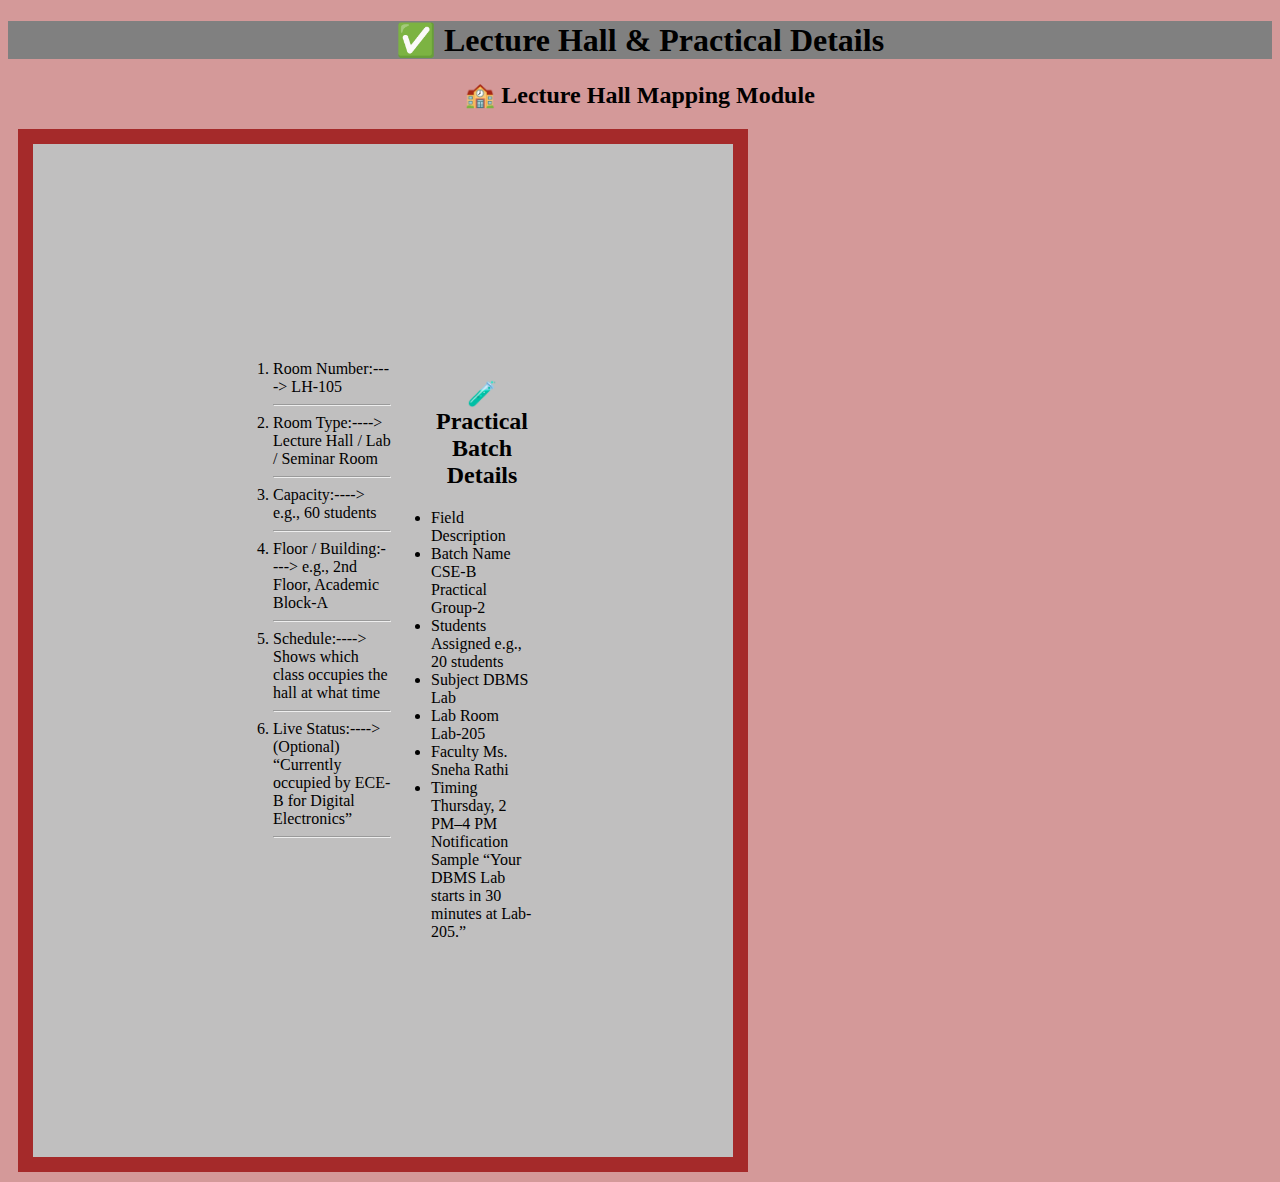
<file: GRAPHICA/practical details.html>
<!DOCTYPE html>
<html lang="en">
<head>
    <meta charset="UTF-8">
    <meta name="viewport" content="width=device-width, initial-scale=1.0">
    <title>Document</title>
    
    <style>
         div{
         background-color: rgb(192, 191, 191);
            width: 300px;
            border: 15px solid brown;
            padding: 200px;
            margin: 10px;
            color:rgb(0, 0, 0);
         }
         body{
            background-color: rgba(165, 42, 42, 0.479);
         }
         div{
                display: flex;
                justify-content: center;
            }
            h1{
                text-align: center;
                background-color: grey;
            }
            h2{
                text-align: center;
            }
    </style>
</head>
<body>
    <h1>✅ Lecture Hall & Practical Details<br></h1>
 <h2>🏫 Lecture Hall Mapping Module<br></h2>

<div class="details">
    <p>
        <ol>
       <li>Room Number:---->	LH-105<br></li> 
        <hr>
        <li> Room Type:---->	Lecture Hall / Lab / Seminar Room<br></li>
        <hr>
        <li>Capacity:---->	e.g., 60 students<br></li> 
        <hr>
        <li> Floor / Building:---->	e.g., 2nd Floor, Academic Block-A<br></li>
        <hr>
       <li>Schedule:---->	Shows which class occupies the hall at what time<br></li>  
        <hr>
        <li> Live Status:----> (Optional)	“Currently occupied by ECE-B for Digital Electronics”<br></li>
        <hr>
        </ol>
   

<ul>
    
<h2>🧪 Practical Batch Details<br></h2>
        <li>Field	Description<br></li>
        <li>Batch Name	CSE-B Practical Group-2<br></li>
        <li>Students Assigned	e.g., 20 students<br></li>
        <li>Subject	DBMS Lab<br></li>
        <li>Lab Room	Lab-205<br></li>
        <li>Faculty	Ms. Sneha Rathi<br></li>
        <li>Timing	Thursday, 2 PM–4 PM<br></li>
Notification Sample	“Your DBMS Lab starts in 30 minutes at Lab-205.”<br></ul>
    </p>

</div>

</body>
</html>
</file>
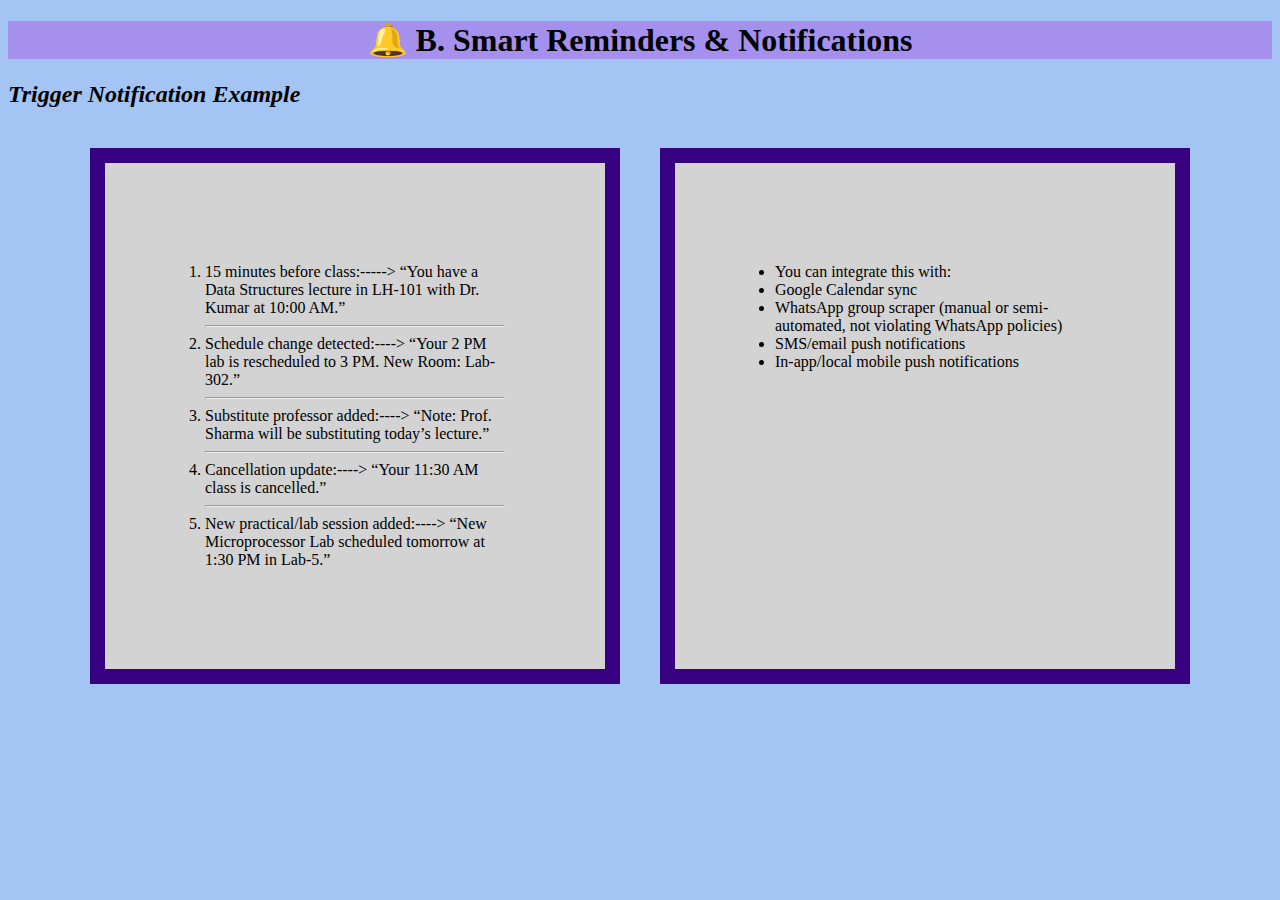
<file: GRAPHICA/reminder.html>
<!DOCTYPE html>
<html lang="en">
<head>
    <meta charset="UTF-8">
    <meta name="viewport" content="width=device-width, initial-scale=1.0">
    <title>Document</title>
    <style>
        ol{
            background-color: lightgrey;
            width: 300px;
            border: 15px solid rgb(55, 0, 128);
            padding: 100px;
            margin: 20px;
            color:rgb(0, 0, 0);
        }
        ul{
              background-color: lightgrey;
            width: 300px;
            border: 15px solid rgb(55, 0, 128);
            padding: 100px;
            margin: 20px;
            color:rgb(0, 0, 0);
        }
            div{
                display: flex;
                justify-content: center;
            }
        body{
            background-color: rgba(43, 116, 226, 0.428);
        }
        h1{
            background-color: rgba(171, 43, 226, 0.332);
            text-align: center;
        }
        h2{
            font-style:italic;
        }
        
        </style>
</head>
<body>
    
   <h1>🔔 B. Smart Reminders & Notifications<br></h1>
   <h2>Trigger	Notification Example<br></h2>
          <div class="reminder">
             
            <p>
                <ol>
                    
                    <li>15 minutes before class:----->	“You have a Data Structures lecture in LH-101 with Dr. Kumar at 10:00 AM.”<br></li>
                    <hr>
                 <li>Schedule change detected:---->	“Your 2 PM lab is rescheduled to 3 PM. New Room: Lab-302.”<br></li>
                  <hr>
                 <li>Substitute professor added:---->	“Note: Prof. Sharma will be substituting today’s lecture.”<br></li>
                  <hr>
                 <li>Cancellation update:---->	“Your 11:30 AM class is cancelled.”<br></li>
                  <hr>
                 <li>New practical/lab session added:---->	“New Microprocessor Lab scheduled tomorrow at 1:30 PM in Lab-5.”<br></li>
                  
                 </ol>
                <ul>
                    <li>You can integrate this with:<br></li>
                 <li>Google Calendar sync<br></li>
                 <li>WhatsApp group scraper (manual or semi-automated, not violating WhatsApp policies)<br></li>
                 <li>SMS/email push notifications<br></li>
                 <li>In-app/local mobile push notifications<br></li> </p>
                </ul>
          </div>
           

                 </body>
                
                
</body>
</html>
</file>
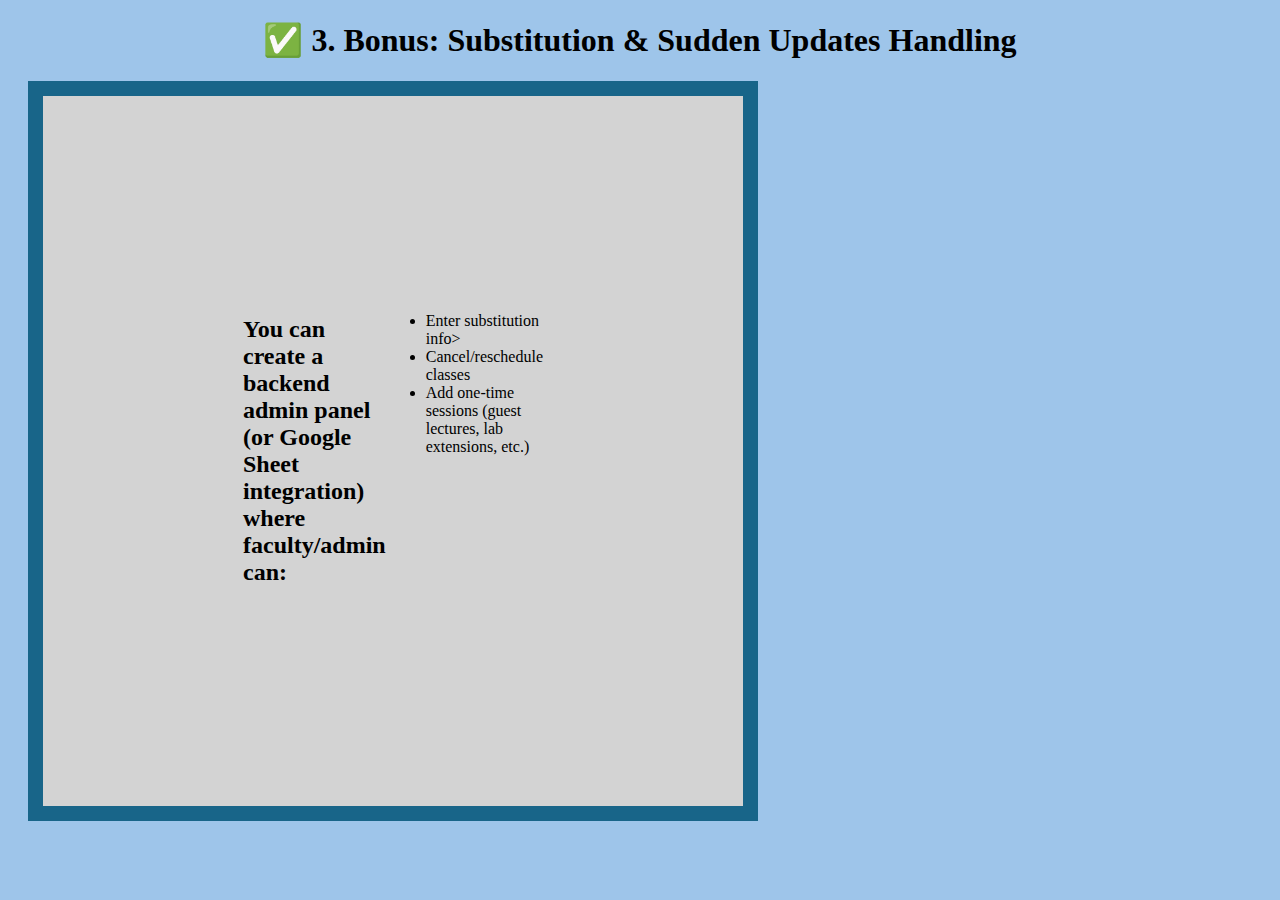
<file: GRAPHICA/substitution.html>
<!DOCTYPE html>
<html lang="en">
<head>
    <meta charset="UTF-8">
    <meta name="viewport" content="width=device-width, initial-scale=1.0">
    <title>Document</title>
    <style>
        div{
           background-color: lightgrey;
            width: 300px;
            border: 15px solid rgba(0, 87, 128, 0.887);
            padding: 200px;
            margin: 20px;
            color:rgb(0, 0, 0); 
        }
        div{
           display: flex;
          justify-content: center; 
        }
        h1{
            text-align: center;
        }
        body{
            background-color: rgba(25, 117, 204, 0.421);
        }
        div
        {
            display: flex;
            justify-content:center;
        }
    </style>
</head>
<body>
    <h1>✅ 3. Bonus: Substitution & Sudden Updates Handling</h1>
    <div class="substitution">

<br>
<p><h2>You can create a backend admin panel (or Google Sheet integration) where faculty/admin can:<br></h2></p>

<ul>
    <li>Enter substitution info<br</li>>

 <li>Cancel/reschedule classes<br></li>

 <li>Add one-time sessions (guest lectures, lab extensions, etc.)<br></li>
</ul>
    </div>
    

        

</body>
</html>
</file>
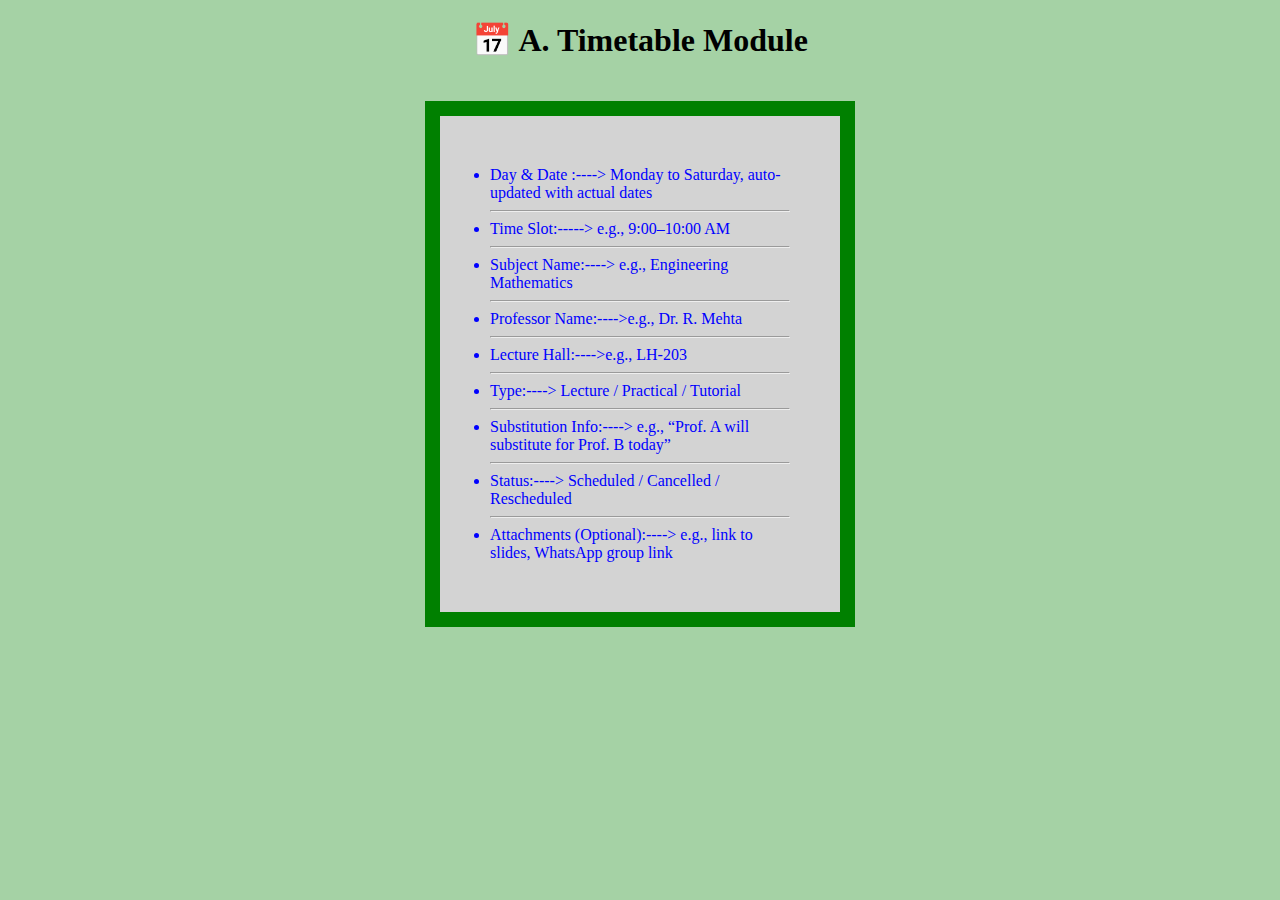
<file: GRAPHICA/timetable module.html>
<!DOCTYPE html>
<html lang="en">
<head>
    <meta charset="UTF-8">
    <meta name="viewport" content="width=device-width, initial-scale=1.0">
    <title>Document</title>
    <style>
        h1{
            color: rgb(0, 0, 0);
            text-align: center;
        }
        ul{
           
            
            background-color: lightgrey;
            width: 300px;
            border: 15px solid green;
            padding: 50px;
            margin: 20px;
            color:blue;
        }
        body{
            background-color:rgba(0, 128, 0, 0.354);
        }
        div{

            display: flex;
            justify-content: center;
        }
    </style>
</head>
<body>

    <h1>📅 A. Timetable Module</h1>
        <div class="table">
          <p>
            <ul>
            <li>Day & Date :---->	Monday to Saturday, auto-updated with actual dates<br>
                <hr>
            <li>Time Slot:----->	e.g., 9:00–10:00 AM<br></li>  
            <hr>  
            <li>Subject Name:----> e.g., Engineering Mathematics<br></li>   
            <hr>
            <li> Professor Name:---->e.g., Dr. R. Mehta</li>   
            <hr>
            <li>  Lecture Hall:---->e.g., LH-203<br></li>  
            <hr>
            <li> Type:---->	Lecture / Practical / Tutorial<br</li>    
            <hr>
            <li> Substitution Info:---->	e.g., “Prof. A will substitute for Prof. B today”<br></li> 
            <hr>  
            <li>  Status:---->	Scheduled / Cancelled / Rescheduled<br></li>  
            <hr>
            <li>Attachments (Optional):---->	e.g., link to slides, WhatsApp group link<br></li>  
         </ul>
        </p>  
        </div>
        
            
                
</body>
</html>
</file>
